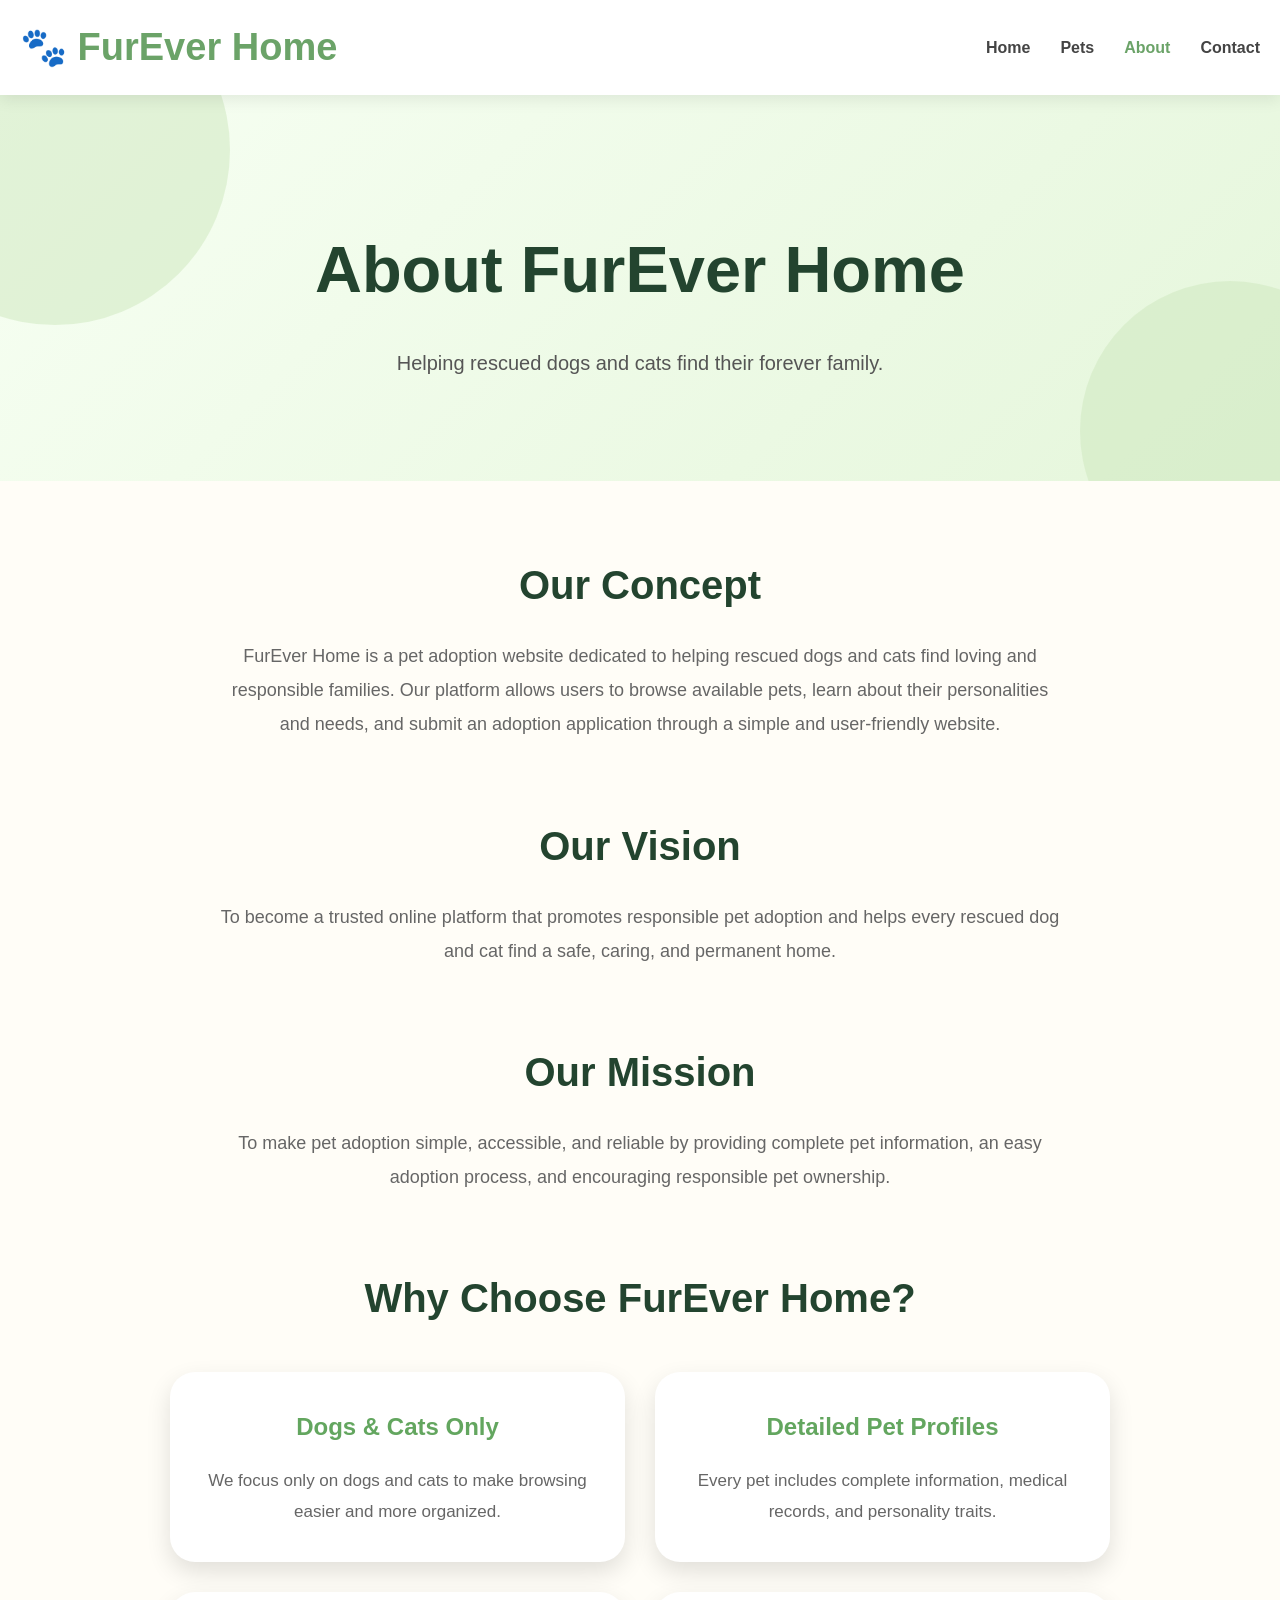
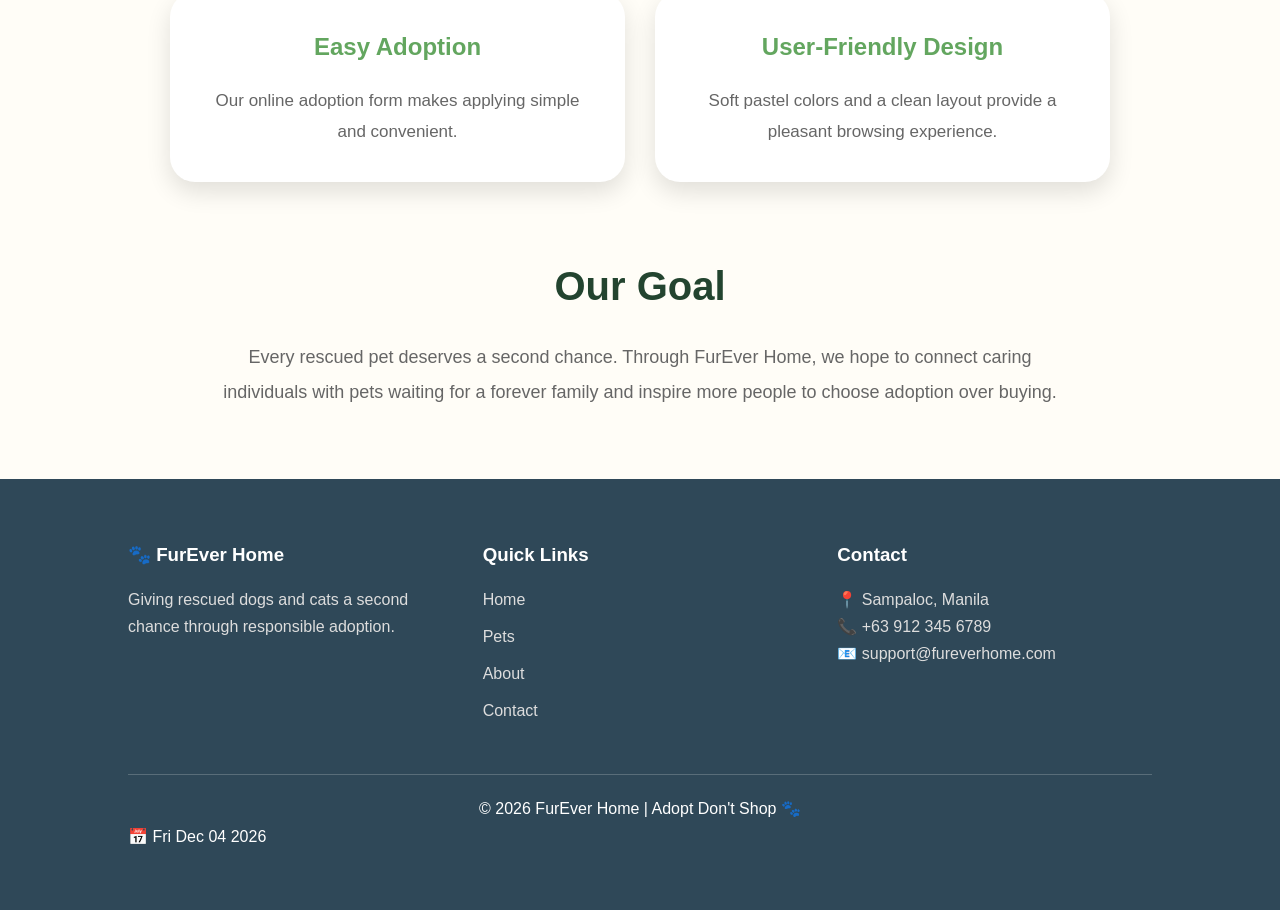
<file: about.html>
<!DOCTYPE html>
<html lang="en">

<head>
    <meta charset="UTF-8">
    <meta name="viewport" content="width=device-width, initial-scale=1.0">
    <title>About Us | FurEver Home</title>
    <meta name="description"
        content="Learn more about FurEver Home and our mission to help rescued dogs and cats find loving families.">
    <link rel="stylesheet" href="style.css">
    <script src="script.js" defer></script>
</head>

<body>

<header>

<nav>

<div class="logo">

🐾 FurEver Home

</div>

<ul>
<li><a href="index.html">Home</a></li>
<li><a href="pets.html">Pets</a></li>
<li><a href="about.html" class="active">About</a></li>
<li><a href="contact.html">Contact</a></li>
</ul>

</nav>

</header>

<main>

<section class="about-banner">

<h1>About FurEver Home</h1>

<p>

Helping rescued dogs and cats find their forever family.

</p>

</section>

<section class="about-content">

<h2>Our Concept</h2>

<p>

FurEver Home is a pet adoption website dedicated to helping rescued dogs and cats find loving and responsible families. Our platform allows users to browse available pets, learn about    their personalities and needs, and submit an adoption application through a simple and user-friendly website.

</p>

</section>

<section class="about-content">

<h2>Our Vision</h2>

<p>

To become a trusted online platform that promotes responsible pet adoption and helps every rescued dog and cat find a safe, caring, and permanent home.

</p>

</section>

<section class="about-content">

<h2>Our Mission</h2>

<p>

To make pet adoption simple, accessible, and reliable by providing complete pet information, an easy adoption process, and encouraging responsible pet ownership.

</p>

</section>

<section class="about-content">

<h2>Why Choose FurEver Home?</h2>

<div class="features">

<div class="feature-box">

<h3>Dogs & Cats Only</h3>

<p>

We focus only on dogs and cats to make browsing easier and more organized.

</p>

</div>

<div class="feature-box">

<h3> Detailed Pet Profiles</h3>

<p>

Every pet includes complete information, medical records, and personality traits.

</p>

</div>

<div class="feature-box">

<h3>Easy Adoption</h3>

<p>

Our online adoption form makes applying simple and convenient.

</p>

</div>

<div class="feature-box">

<h3>User-Friendly Design</h3>

<p>

Soft pastel colors and a clean layout provide a pleasant browsing experience.

</p>

</div>

</div>

</section>

<section class="about-content">

<h2>Our Goal</h2>

<p>

Every rescued pet deserves a second chance. Through FurEver Home, we hope to connect caring individuals with pets waiting for a forever family and inspire more people to choose adoption over buying.

</p>

</section>

</main>

  <!-- ================= FOOTER ================= -->

    <footer>

        <div class="footer-content">

            <div>

                <h3>🐾 FurEver Home</h3>

                <p>
                    Giving rescued dogs and cats a second chance
                    through responsible adoption.
                </p>

            </div>

            <div>

                <h3>Quick Links</h3>

                <ul>

                    <li><a href="index.html">Home</a></li>

                    <li><a href="pets.html">Pets</a></li>

                    <li><a href="about.html">About</a></li>

                    <li><a href="contact.html">Contact</a></li>

                </ul>

            </div>

            <div>

                <h3>Contact</h3>

                <p>📍 Sampaloc, Manila</p>

                <p>📞 +63 912 345 6789</p>

                <p>📧 support@fureverhome.com</p>

            </div>

        </div>

        <hr>

        <p class="copyright">

            © 2026 FurEver Home | Adopt Don't Shop 🐾

        </p>

    </footer>

</body>

</html>
</file>
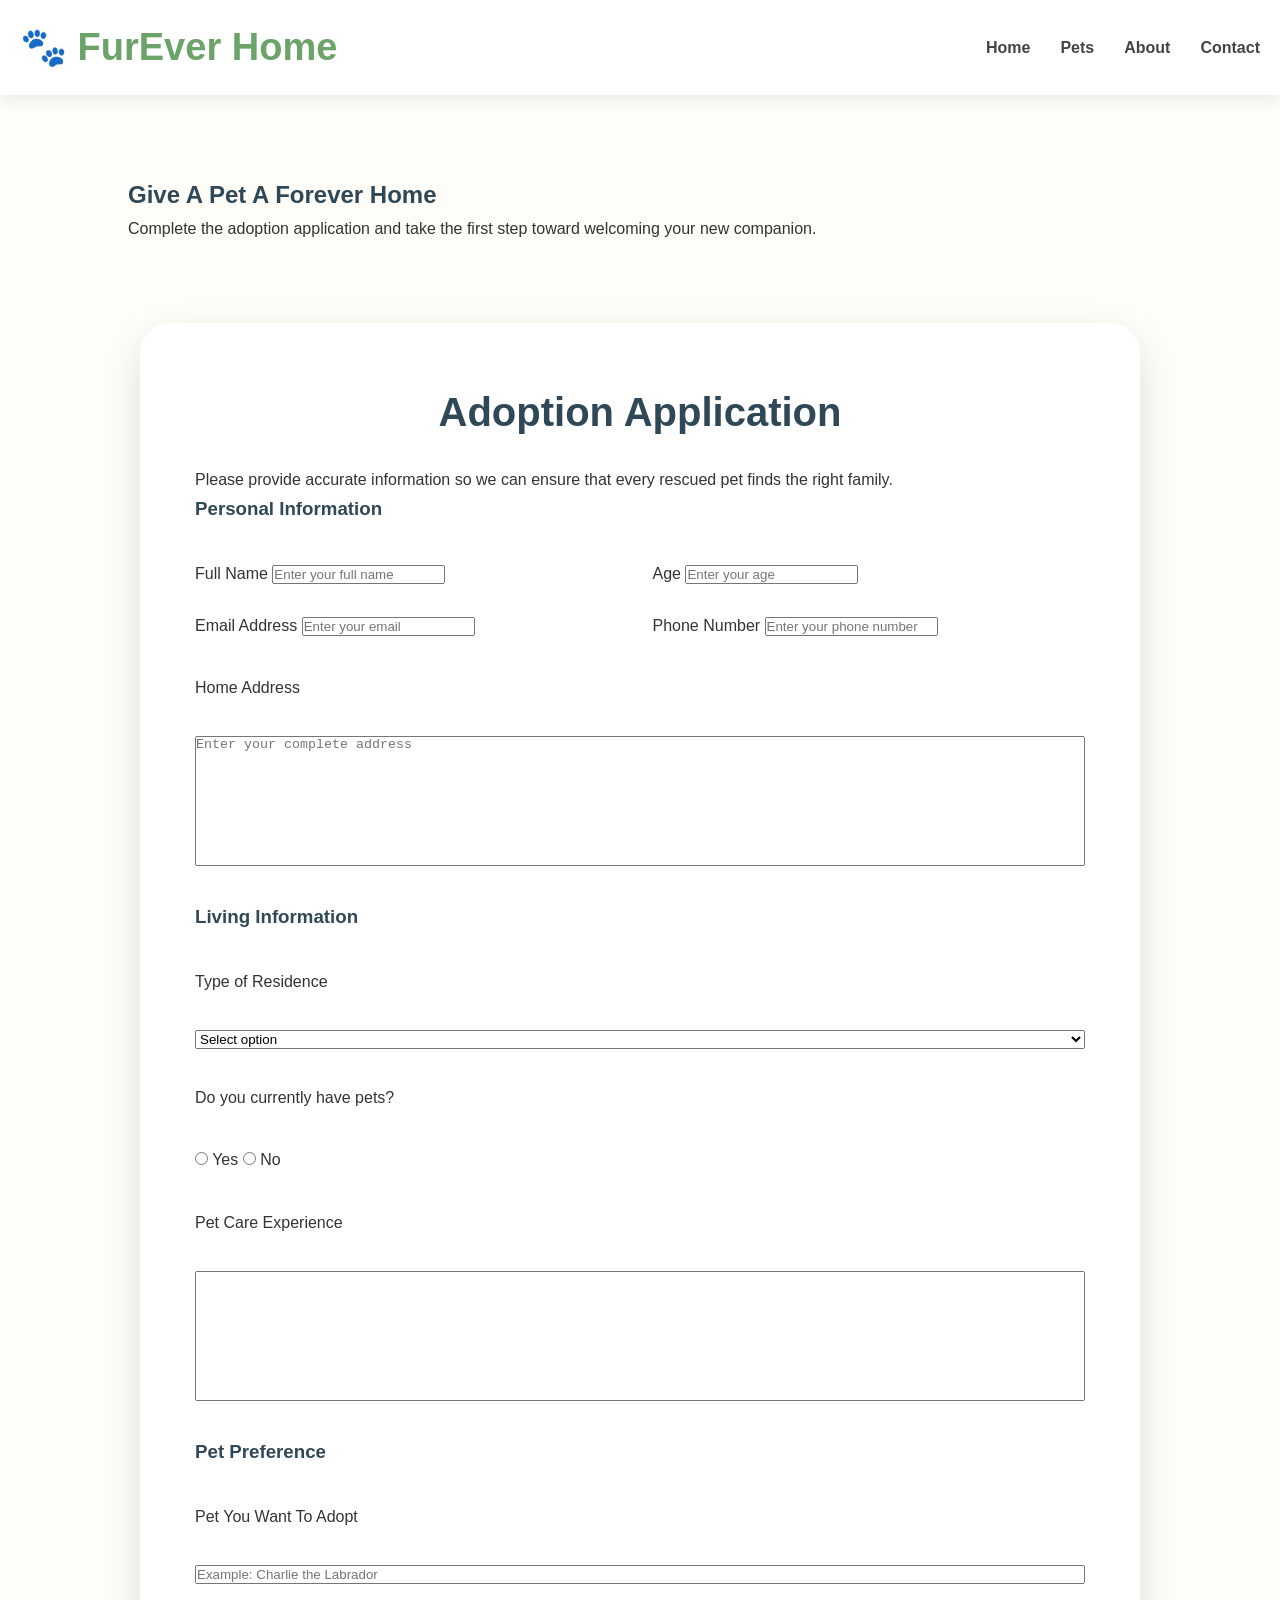
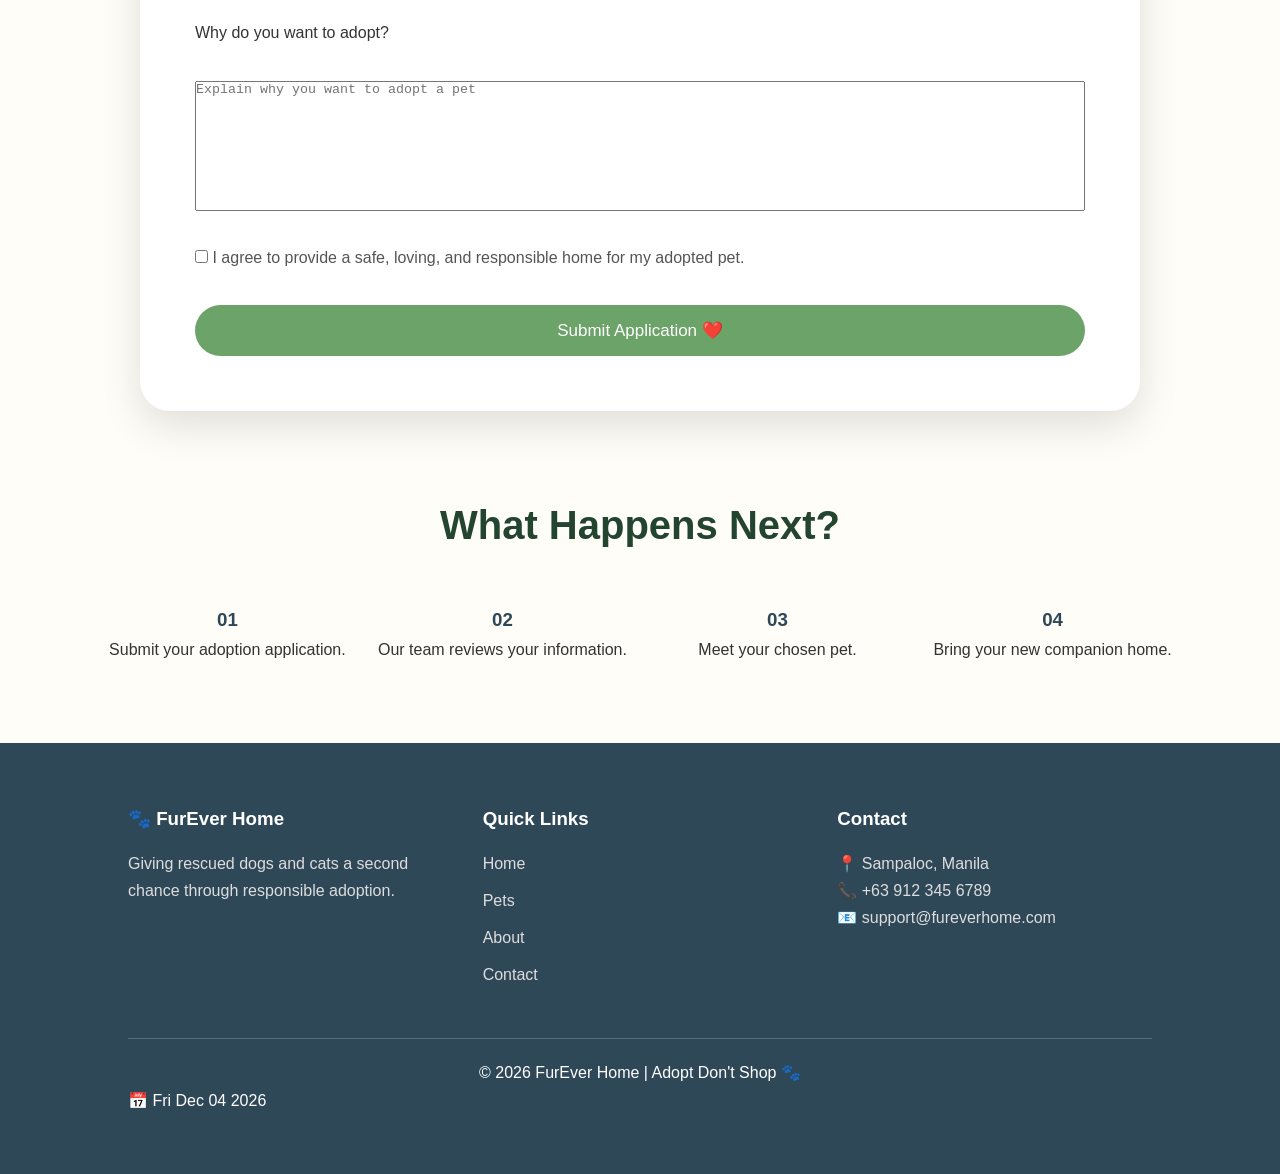
<file: adoption.html>
<!DOCTYPE html>
<html lang="en">

<head>

    <meta charset="UTF-8">
    <meta name="viewport" content="width=device-width, initial-scale=1.0">

    <title>Adoption Application | FurEver Home</title>

    <meta name="description" content="Apply to adopt a rescued pet from FurEver Home.">

    <link rel="stylesheet" href="style.css">

    <script src="script.js" defer></script>

</head>


<body>


<!-- =========================
     HEADER
========================= -->

<header>

    <nav>

        <div class="logo">
            🐾 FurEver Home
        </div>


        <ul>

            <li>
                <a href="index.html">
                    Home
                </a>
            </li>


            <li>
                <a href="pets.html">
                    Pets
                </a>
            </li>


            <li>
                <a href="about.html">
                    About
                </a>
            </li>


            <li>
                <a href="contact.html">
                    Contact
                </a>
            </li>

        </ul>


    </nav>

</header>





<!-- =========================
     ADOPTION HERO
========================= -->


<section class="adoption-banner">


    <h1>
        Give A Pet A Forever Home
    </h1>


    <p>
        Complete the adoption application and take the first step
        toward welcoming your new companion.
    </p>


</section>






<!-- =========================
     ADOPTION APPLICATION
========================= -->


<main>


<section class="adoption-container">



    <div class="adoption-intro">


        <h2>
            Adoption Application
        </h2>


        <p>
            Please provide accurate information so we can ensure
            that every rescued pet finds the right family.
        </p>


    </div>






    <form class="adoption-form">



        <!-- PERSONAL INFORMATION -->


        <h3>
            Personal Information
        </h3>



        <div class="form-grid">


            <div>

                <label>
                    Full Name
                </label>


                <input 
                type="text"
                placeholder="Enter your full name"
                required>

            </div>





            <div>

                <label>
                    Age
                </label>


                <input 
                type="number"
                placeholder="Enter your age"
                required>

            </div>






            <div>

                <label>
                    Email Address
                </label>


                <input 
                type="email"
                placeholder="Enter your email"
                required>

            </div>






            <div>

                <label>
                    Phone Number
                </label>


                <input 
                type="tel"
                placeholder="Enter your phone number"
                required>

            </div>


        </div>





        <label>
            Home Address
        </label>


        <textarea 
        placeholder="Enter your complete address"
        rows="3"
        required></textarea>






        <!-- LIVING INFORMATION -->


        <h3>
            Living Information
        </h3>




        <label>
            Type of Residence
        </label>


        <select>

            <option>
                Select option
            </option>

            <option>
                House
            </option>

            <option>
                Apartment
            </option>

            <option>
                Condominium
            </option>

        </select>







        <label>
            Do you currently have pets?
        </label>


        <div class="radio-group">


            <label>
                <input type="radio" name="pets">
                Yes
            </label>


            <label>
                <input type="radio" name="pets">
                No
            </label>


        </div>






        <label>
            Pet Care Experience
        </label>


        <textarea
        rows="4"
        placeholder="Tell us about your experience caring for pets">
        </textarea>







        <!-- PET INFORMATION -->


        <h3>
            Pet Preference
        </h3>




        <label>
            Pet You Want To Adopt
        </label>


        <input
        type="text"
        placeholder="Example: Charlie the Labrador">







        <label>
            Why do you want to adopt?
        </label>


        <textarea
        rows="5"
        placeholder="Explain why you want to adopt a pet"
        required></textarea>







        <!-- AGREEMENT -->


        <div class="agreement">


            <label>

                <input 
                type="checkbox"
                required>


                I agree to provide a safe, loving, and responsible
                home for my adopted pet.

            </label>


        </div>







        <button type="submit">

            Submit Application ❤️

        </button>





    </form>



</section>






<!-- =========================
     ADOPTION PROCESS
========================= -->


<section class="adoption-steps">


    <h2>
        What Happens Next?
    </h2>



    <div class="steps-grid">


        <div class="step-card">

            <h3>
                01
            </h3>

            <p>
                Submit your adoption application.
            </p>

        </div>



        <div class="step-card">

            <h3>
                02
            </h3>

            <p>
                Our team reviews your information.
            </p>

        </div>




        <div class="step-card">

            <h3>
                03
            </h3>

            <p>
                Meet your chosen pet.
            </p>

        </div>




        <div class="step-card">

            <h3>
                04
            </h3>

            <p>
                Bring your new companion home.
            </p>

        </div>


    </div>


</section>






</main>






  <!-- ================= FOOTER ================= -->

    <footer>

        <div class="footer-content">

            <div>

                <h3>🐾 FurEver Home</h3>

                <p>
                    Giving rescued dogs and cats a second chance
                    through responsible adoption.
                </p>

            </div>

            <div>

                <h3>Quick Links</h3>

                <ul>

                    <li><a href="index.html">Home</a></li>

                    <li><a href="pets.html">Pets</a></li>

                    <li><a href="about.html">About</a></li>

                    <li><a href="contact.html">Contact</a></li>

                </ul>

            </div>

            <div>

                <h3>Contact</h3>

                <p>📍 Sampaloc, Manila</p>

                <p>📞 +63 912 345 6789</p>

                <p>📧 support@fureverhome.com</p>

            </div>

        </div>

        <hr>

        <p class="copyright">

            © 2026 FurEver Home | Adopt Don't Shop 🐾

        </p>

    </footer>

</body>

</html>
</file>
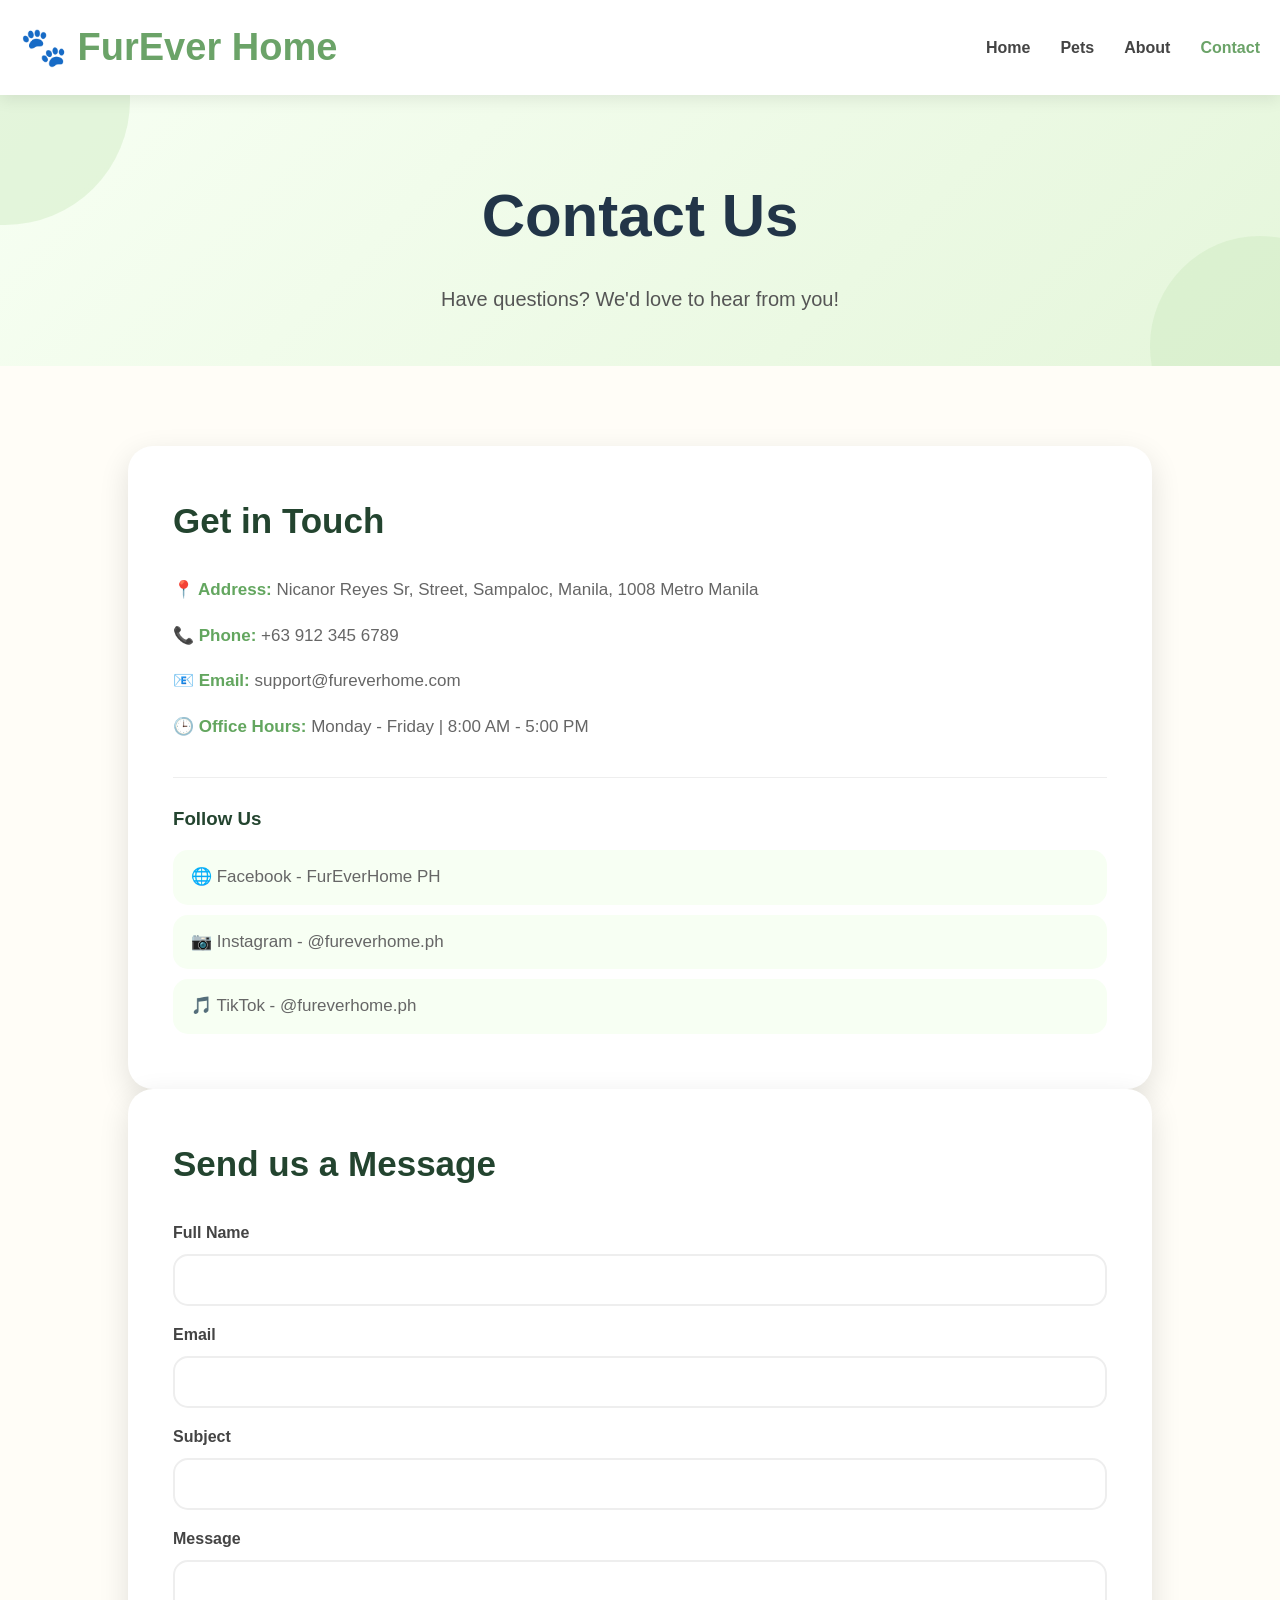
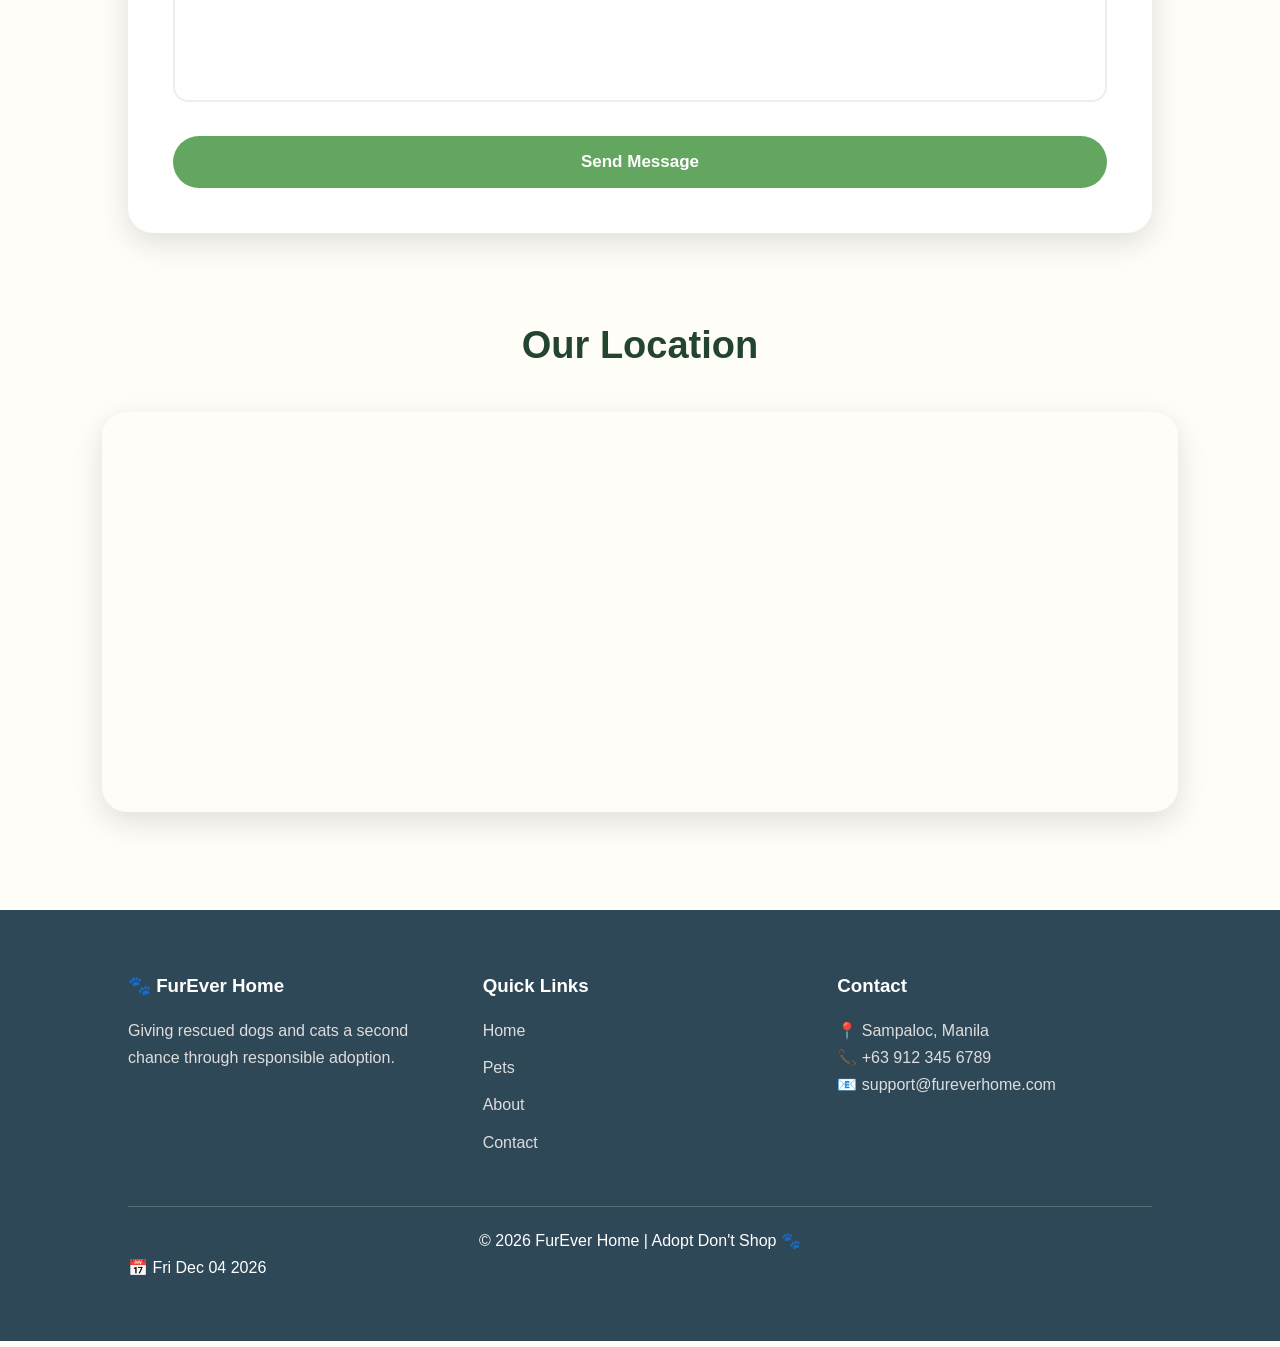
<file: contact.html>
<!DOCTYPE html>
<html lang="en">

<head>

    <meta charset="UTF-8">

    <meta name="viewport" content="width=device-width, initial-scale=1.0">

    <title>About Us | FurEver Home</title>

    <meta name="description"
        content="Contact FurEver Home for inquiries, support, or adoption concerns.">

    <link rel="stylesheet" href="style.css">

    <script src="script.js" defer></script>

</head>

<body>

<header>


<nav>

<div class="logo">

🐾 FurEver Home

</div>

<ul>

<li><a href="index.html">Home</a></li>

<li><a href="pets.html">Pets</a></li>

<li><a href="about.html">About</a></li>

<li><a href="contact.html" class="active">Contact</a></li>

</ul>

</nav>

</header>

<main>

<section class="contact-header">

<h1>Contact Us</h1>

<p>

Have questions? We'd love to hear from you!

</p>

</section>

<section class="contact-container">

<div class="contact-info">

<h2>Get in Touch</h2>

<p><strong>📍 Address:</strong> Nicanor Reyes Sr, Street, Sampaloc, Manila, 1008 Metro Manila </p>

<p><strong>📞 Phone:</strong> +63 912 345 6789</p>

<p><strong>📧 Email:</strong> support@fureverhome.com</p>

<p><strong>🕒 Office Hours:</strong> Monday - Friday | 8:00 AM - 5:00 PM</p>

<div class="socials">

<h3>Follow Us</h3>

<p>🌐 Facebook - FurEverHome PH </p>

<p>📷 Instagram - @fureverhome.ph</p>

<p>🎵 TikTok - @fureverhome.ph </p>

</div>

</div>

<div class="contact-form">

<h2>Send us a Message</h2>

<form id="contactForm">

<label>Full Name</label>

<input
type="text"
id="contactName"
required>

<label>Email</label>

<input
type="email"
id="contactEmail"
required>

<label>Subject</label>

<input
type="text"
id="subject"
required>

<label>Message</label>

<textarea
id="message"
rows="6"
required></textarea>

<button
type="submit">

Send Message

</button>

</form>

</div>

</section>

<section class="map">

<h2>Our Location</h2>

<iframe
src="https://www.google.com/maps?q=Manila&output=embed"
width="100%"
height="400"
style="border:0;"
allowfullscreen=""
loading="lazy">
</iframe>

</section>

</main>

  <!-- ================= FOOTER ================= -->

    <footer>

        <div class="footer-content">

            <div>

                <h3>🐾 FurEver Home</h3>

                <p>
                    Giving rescued dogs and cats a second chance
                    through responsible adoption.
                </p>

            </div>

            <div>

                <h3>Quick Links</h3>

                <ul>

                    <li><a href="index.html">Home</a></li>

                    <li><a href="pets.html">Pets</a></li>

                    <li><a href="about.html">About</a></li>

                    <li><a href="contact.html">Contact</a></li>

                </ul>

            </div>

            <div>

                <h3>Contact</h3>

                <p>📍 Sampaloc, Manila</p>

                <p>📞 +63 912 345 6789</p>

                <p>📧 support@fureverhome.com</p>

            </div>

        </div>

        <hr>

        <p class="copyright">

            © 2026 FurEver Home | Adopt Don't Shop 🐾

        </p>

    </footer>

</body>

</html>
</file>
<file: style.css>
/* ==========================================
   FUREVER HOME — GLOBAL STYLES
========================================== */

* {
    margin: 0;
    padding: 0;
    box-sizing: border-box;
    scroll-behavior: smooth;
}

:root {
    --primary: #6BA368;
    --secondary: #A3D9A5;
    --accent: #FFD166;
    --light: #FFFDF7;
    --dark: #2F4858;
    --gray: #666;
    --shadow: 0 10px 25px rgba(0,0,0,.12);
}

body {
    font-family: Arial, Helvetica, sans-serif;
    background: var(--light);
    color: #333;
    line-height: 1.7;
    overflow-x: hidden;
}

img {
    max-width: 100%;
    height: auto;
    display: block;
}

a {
    text-decoration: none;
    transition: .3s;
}

ul {
    list-style: none;
}

section {
    padding: 80px 10%;
}

h1, h2, h3 {
    color: var(--dark);
}

h2 {
    text-align: center;
    margin-bottom: 20px;
    font-size: 40px;
}

/* ==========================================
   HEADER & NAVIGATION
========================================== */

header {
    position: sticky;
    top: 0;
    z-index: 1000;
    background: white;
    box-shadow: 0 5px 15px rgba(0,0,0,.08);
}

nav {
    width: 100%;
    padding: 15px 20px;
    display: flex;
    justify-content: space-between;
    align-items: center;
    flex-wrap: wrap;
}

.logo {
    font-size: 38px;
    font-weight: bold;
    color: var(--primary);
}

nav ul {
    display: flex;
    gap: 30px;
}

nav ul li a {
    color: #444;
    font-weight: 600;
    transition: .3s;
}

nav ul li a:hover,
.active {
    color: var(--primary);
}

/* ==========================================
   BUTTONS
========================================== */

button {
    background: var(--primary);
    color: white;
    border: none;
    padding: 15px 35px;
    border-radius: 30px;
    cursor: pointer;
    font-size: 17px;
    transition: .3s;
}

button:hover {
    background: #4E8B55;
    transform: translateY(-3px);
    box-shadow: 0 10px 25px rgba(0,0,0,.15);
}

/* ==========================================
   CARDS
========================================== */

.cards {
    display: grid;
    grid-template-columns: repeat(auto-fit, minmax(260px, 1fr));
    gap: 30px;
    margin-top: 40px;
}

.card {
    background: white;
    border-radius: 20px;
    overflow: hidden;
    box-shadow: var(--shadow);
    transition: .3s;
}

.card:hover {
    transform: translateY(-8px);
}

.card img {
    height: 260px;
    object-fit: cover;
}

.card h3 {
    padding-top: 20px;
    text-align: center;
}

.card p {
    padding: 10px 20px 25px;
    text-align: center;
    color: var(--gray);
}

/* ==========================================
   FLOATING REGISTER BUTTON
========================================== */

.floating-register {
    position: fixed;
    bottom: 25px;
    right: 25px;
    z-index: 100;
}

.floating-register a {
    background: var(--accent);
    color: #222;
    padding: 14px 22px;
    border-radius: 30px;
    font-weight: bold;
    box-shadow: var(--shadow);
}

/* ==========================================
   MODALS
========================================== */

.modal {
    position: fixed;
    inset: 0;
    background: rgba(0,0,0,.6);
    display: none;
    justify-content: center;
    align-items: center;
    z-index: 2000;
}

.modal-content {
    background: white;
    width: 90%;
    max-width: 500px;
    border-radius: 20px;
    padding: 35px;
}

.modal-content h2 {
    text-align: left;
    margin-bottom: 15px;
}

.modal-content input {
    width: 100%;
    padding: 14px;
    margin: 10px 0;
    border: 1px solid #ddd;
    border-radius: 10px;
}

.modal-content ul {
    margin: 15px 0;
}

.modal-content li {
    margin-bottom: 10px;
}

.modal-content label {
    display: flex;
    align-items: center;
    justify-content: flex-start;
    gap: 10px;
    margin: 20px 0;
    text-align: left;
}

.modal-content input[type="checkbox"] {
    width: auto;
    margin: 0;
    padding: 0;
    border: none;
}

#continueBtn {
    display: block;
    margin: 20px auto 0;
}

/* ==========================================
   HOME PAGE (HERO & INTRO)
========================================== */

.hero {
    display: flex;
    justify-content: space-between;
    align-items: center;
    min-height: 90vh;
    padding: 80px 8%;
    background: linear-gradient(135deg, #F7FFF3, #E5F6DB);
    overflow: hidden;
    position: relative;
}

.hero::before {
    content: "";
    position: absolute;
    width: 900px;
    height: 700px;
    right: -150px;
    top: -150px;
    background: #CFE8BF;
    border-radius: 50%;
    opacity: .35;
}

.hero::after {
    content: "";
    position: absolute;
    width: 500px;
    height: 500px;
    left: -120px;
    bottom: -220px;
    background: #DDEFD2;
    border-radius: 50%;
}

.hero-content {
    width: 100%;
    display: flex;
    align-items: center;
    justify-content: space-between;
    gap: 50px;
    position: relative;
    z-index: 2;
}

.greeting {
    color: #6AA45F;
    font-size: 32px;
    font-weight: 700;
    margin-bottom: 15px;
}

.hero h1 {
    font-size: 78px;
    line-height: 1.1;
    color: #222;
    margin-bottom: 25px;
    font-weight: 800;
}

.hero h1 span {
    color: #6AA45F;
}

.hero-text {
    flex: 1;
    font-size: 25px;
    line-height: 1.8;
    color: #555;
    max-width: 600px;
    margin-bottom: 40px;
}

.hero-text h1 {
    font-size: 4rem;
    line-height: 1.1;
    color: #222;
    margin-bottom: 25px;
}

.hero-text span {
    color: #5E8B4A;
}

.hero-text p {
    font-size: 1.2rem;
    line-height: 1.8;
    color: #555;
    margin-bottom: 35px;
}

.hero-btn {
    display: inline-block;
    background: #6E9F58;
    color: white;
    padding: 16px 40px;
    border-radius: 40px;
    text-decoration: none;
    font-size: 1.1rem;
    font-weight: 600;
    transition: .3s;
}

.hero-btn:hover {
    background: #5b8749;
    transform: translateY(-3px);
}

.hero-image {
    width: 45%;
    position: relative;
    z-index: 2;
    text-align: right;
}

.hero-image img {
    width: 100%;
    max-width: 550px;
    height: auto;
}

/* INTRODUCTION */

.intro {
    display: grid;
    grid-template-columns: 1fr 1fr;
    gap: 70px;
    align-items: center;
}

.intro-image img {
    width: 550px;
    height: 600px;
    object-fit: cover;
    border-radius: 20px;
    box-shadow: var(--shadow);
}

.intro-text h2 {
    text-align: center;
    margin: 20px auto;
    max-width: 700px;
    color: #666;
    font-size: 35px;
    line-height: 1.7;
}

.intro-text p {
    margin-bottom: 20px;
    color: #555;
    font-size: 18px;
}

.intro-text button {
    margin-top: 15px;
}

.section-description {
    text-align: center;
    margin: 20px auto;
    max-width: 700px;
    color: #666;
    font-size: 18px;
    line-height: 1.7;
}

/* VIDEO */

.video-section {
    text-align: center;
    padding: 60px 0;
}

.video-section p {
    max-width: 700px;
    margin: 20px auto 40px;
    color: #666;
}

.video-section video {
    display: block;
    width: 800px;
    height: 450px;
    margin: 0 auto;
    object-fit: cover;
    border-radius: 20px;
    box-shadow: var(--shadow);
}

/* WHY CHOOSE US */

.why {
    background: #F5FDF6;
}

.why .cards article {
    background: white;
    padding: 35px;
    border-radius: 18px;
    box-shadow: var(--shadow);
    text-align: center;
    transition: .3s;
}

.why .cards article:hover {
    transform: translateY(-8px);
}

.why h3 {
    color: var(--primary);
    margin-bottom: 15px;
}

/* STATISTICS */

.stats {
    display: grid;
    grid-template-columns: repeat(4, 1fr);
    gap: 30px;
    text-align: center;
}

.stats div {
    background: white;
    padding: 35px;
    border-radius: 20px;
    box-shadow: var(--shadow);
}

.stats h2 {
    color: var(--primary);
    font-size: 50px;
    margin-bottom: 10px;
}

.stats p {
    color: #666;
}

/* TESTIMONIALS */

.testimonials {
    background: #FFFDF6;
}

.testimonials .cards article {
    background: white;
    padding: 35px;
    border-radius: 20px;
    box-shadow: var(--shadow);
}

.testimonials p {
    font-style: italic;
    margin-bottom: 20px;
    color: #555;
}

.testimonials strong {
    color: var(--primary);
}

/* CALL TO ACTION */

.cta {
    text-align: center;
    background: linear-gradient(135deg, #6BA368, #4E8B55);
    color: white;
}

.cta h2 {
    color: white;
    margin-bottom: 20px;
}

.cta p {
    max-width: 650px;
    margin: auto;
    margin-bottom: 35px;
    font-size: 18px;
}

.cta button {
    background: white;
    color: var(--primary);
    font-weight: bold;
}

.cta button:hover {
    background: #f3f3f3;
}

/* ==========================================
   PETS PAGE
========================================== */

.pets-hero {
    background: linear-gradient(135deg, #F7FFF3, #E5F6DB);
    padding: 120px 8% 90px;
    text-align: center;
    position: relative;
    overflow: hidden;
}

.pets-hero::before {
    content: "";
    position: absolute;
    width: 350px;
    height: 350px;
    background: #CDE8BE;
    border-radius: 50%;
    left: -120px;
    top: -120px;
    opacity: .45;
}

.pets-hero::after {
    content: "";
    position: absolute;
    width: 300px;
    height: 300px;
    background: #CDE8BE;
    border-radius: 50%;
    right: -100px;
    bottom: -100px;
    opacity: .45;
}

.pets-overlay {
    position: relative;
    z-index: 2;
}

.pets-heading h1 {
    font-size: 70px;
    font-weight: 800;
    line-height: 1.1;
    color: #23442F;
    margin-bottom: 25px;
}

.pets-heading span {
    color: #63A65F;
}

.pets-heading p {
    font-size: 23px;
    color: #555;
    max-width: 750px;
    margin: 0 auto 45px;
    line-height: 1.8;
}

.pets-header {
    background: linear-gradient(rgba(0,0,0,.45), rgba(0,0,0,.45)), url("images/pets-banner.jpg");
    background-size: cover;
    background-position: center;
    color: white;
    text-align: center;
    padding: 100px 10%;
}

.pets-header h1 {
    font-size: 55px;
    color: white;
    margin-bottom: 15px;
}

.pets-header p {
    font-size: 20px;
    max-width: 700px;
    margin: auto;
}

/* SEARCH */

.search {
    display: flex;
    justify-content: center;
    margin: 50px auto 30px;
}

.search input {
    width: 100%;
    max-width: 600px;
    padding: 15px 20px;
    border: 2px solid #ddd;
    border-radius: 50px;
    font-size: 17px;
    outline: none;
    transition: .3s;
}

.search input:focus {
    border-color: var(--primary);
    box-shadow: 0 0 10px rgba(107,163,104,.2);
}

.search-container {
    width: 100%;
    max-width: 650px;
    height: 60px;
    margin: 40px auto 0;
    background: white;
    border-radius: 50px;
    display: flex;
    align-items: center;
    padding: 0 25px;
    overflow: hidden;
    box-shadow: 0 10px 30px rgba(0,0,0,.1);
}

.search-container input {
    flex: 1;
    height: 100%;
    border: none;
    outline: none;
    background: transparent;
    font-size: 16px;
    padding: 0;
}

.search-icon {
    font-size: 24px;
    position: absolute;
    left: 28px;
    top: 50%;
    transform: translateY(-50%);
    margin-right: 15px;
    flex-shrink: 0;
}

/* FILTER BUTTONS */

.filter-buttons {
    display: flex;
    justify-content: center;
    align-items: center;
    gap: 15px;
    margin-top: 30px;
    flex-wrap: wrap;
}

.filter-btn {
    background: white;
    color: #333;
    border: none;
    padding: 12px 28px;
    border-radius: 30px;
    font-size: 16px;
    font-weight: bold;
    cursor: pointer;
    box-shadow: 0 8px 20px rgba(0,0,0,.08);
    transition: .3s;
}

.filter-btn:hover,
.filter-btn.active {
    background: #63A65F;
    color: white;
}

/* PET GRID */

.pets-grid {
    display: grid;
    grid-template-columns: repeat(4, 1fr);
    gap: 25px;
    align-items: start;
}

/* PET CARD & DETAILS */

.pet-card {
    background: white;
    border-radius: 20px;
    overflow: hidden;
    box-shadow: 0 10px 25px rgba(0,0,0,.12);
    transition: .3s;
    max-width: 320px;
    margin: auto;
}

.pet-card:hover {
    transform: translateY(-8px);
}

.pet-card .pet-image {
    width: 100%;
    height: 220px;
    overflow: hidden;
}

.pet-card .pet-image img {
    width: 100%;
    height: 220px;
    object-fit: cover;
    object-position: center;
}

/* BADGE */

.badge {
    position: absolute;
    top: 15px;
    left: 15px;
    background: var(--accent);
    color: #222;
    padding: 8px 16px;
    border-radius: 30px;
    font-size: 14px;
    font-weight: bold;
}

.badge.new {
    background: #6BA368;
    color: white;
}

.badge.adopted {
    background: #D9534F;
    color: white;
}

/* CONTENT & INFO */

.pet-content {
    padding: 20px;
}

.pet-content h3 {
    font-size: 23px;
    color: #23442F;
    margin-bottom: 5px;
}

.breed {
    color: #63A65F;
    font-weight: 600;
    margin-bottom: 15px;
}

.pet-info {
    display: flex;
    flex-wrap: wrap;
    gap: 8px;
    margin-bottom: 15px;
    padding: 25px;
}

.pet-info h3 {
    color: var(--primary);
    margin-bottom: 10px;
    font-size: 24px;
}

.pet-info p {
    color: #666;
    margin-bottom: 8px;
}

.pet-info span {
    font-weight: bold;
    background: #F1F8EE;
    padding: 6px 10px;
    border-radius: 20px;
    font-size: 12px;
    color: #555;
}

.pet-info a {
    display: inline-block;
    margin-top: 20px;
}

.pet-info button {
    width: 100%;
}

.details-btn {
    display: block;
    text-align: center;
    background: #63A65F;
    color: white;
    padding: 12px;
    border-radius: 30px;
    font-weight: bold;
    transition: .3s;
}

.details-btn:hover {
    background: #4E8B55;
    color: white;
}

.category-title {
    margin-top: 60px;
    margin-bottom: 25px;
    color: var(--primary);
    font-size: 34px;
}

.no-results {
    text-align: center;
    color: #888;
    font-size: 20px;
    margin-top: 50px;
}

.pet-facts {
    display: grid;
    grid-template-columns: repeat(auto-fit, minmax(220px, 1fr));
    gap: 20px;
    margin-top: 70px;
}

.pet-facts article {
    background: white;
    padding: 25px;
    border-radius: 18px;
    text-align: center;
    box-shadow: var(--shadow);
}

.pet-facts h3 {
    color: var(--primary);
    margin-bottom: 10px;
}

.reminder {
    margin-top: 80px;
    background: #FFF8E8;
    border-left: 8px solid var(--accent);
    padding: 30px;
    border-radius: 15px;
}

.reminder h2 {
    text-align: left;
    color: var(--primary);
    margin-bottom: 15px;
}

.reminder p {
    color: #555;
}

/* ==========================================
   PET DETAILS PAGE & PROFILE
========================================== */

.pet-profile {
    display: grid;
    grid-template-columns: 1fr 1fr;
    gap: 60px;
    align-items: start;
    padding: 90px 8%;
    background: #F7FFF3;
}

.pet-profile-image {
    background: white;
    border-radius: 25px;
    overflow: hidden;
    box-shadow: 0 10px 30px rgba(0,0,0,.12);
    height: 600px;
}

.pet-profile-image img {
    width: 100%;
    height: 100%;
    object-fit: cover;
}

.pet-profile-info {
    background: white;
    padding: 45px;
    border-radius: 25px;
    box-shadow: 0 10px 30px rgba(0,0,0,.12);
}

.pet-profile-info h1 {
    font-size: 48px;
    color: #23442F;
    margin-bottom: 10px;
}

.pet-breed {
    color: #63A65F;
    font-size: 22px;
    font-weight: bold;
    margin-bottom: 25px;
}

/* TAGS */

.pet-tags {
    display: flex;
    flex-wrap: wrap;
    gap: 12px;
    margin-bottom: 30px;
}

.pet-tags span {
    background: #F1F8EE;
    color: #555;
    padding: 10px 18px;
    border-radius: 30px;
    font-size: 15px;
    font-weight: bold;
}

/* PROFILE SECTIONS */

.pet-section {
    margin-top: 25px;
}

.pet-section h3 {
    color: #63A65F;
    font-size: 22px;
    margin-bottom: 10px;
}

.pet-section p {
    color: #666;
    line-height: 1.7;
}

.pet-section ul {
    padding-left: 20px;
    color: #666;
}

.pet-section li {
    margin-bottom: 8px;
}

.adopt-button {
    display: block;
    text-align: center;
    margin-top: 35px;
    background: #63A65F;
    color: white;
    padding: 16px;
    border-radius: 40px;
    font-size: 18px;
    font-weight: bold;
    transition: .3s;
}

.adopt-button:hover {
    background: #4E8B55;
    transform: translateY(-3px);
}

/* SIMILAR PETS */

.similar-pets {
    padding: 80px 8%;
}

.section-title {
    text-align: center;
    margin-bottom: 45px;
}

.section-title h2 {
    color: #23442F;
}

.section-title p {
    color: #666;
}

.similar-grid {
    display: grid;
    grid-template-columns: repeat(3, 1fr);
    gap: 30px;
}

.similar-card {
    background: white;
    border-radius: 20px;
    overflow: hidden;
    box-shadow: 0 10px 25px rgba(0,0,0,.1);
    transition: .3s;
}

.similar-card:hover {
    transform: translateY(-8px);
}

.similar-card img {
    width: 100%;
    height: 250px;
    object-fit: cover;
}

.similar-content {
    padding: 25px;
    text-align: center;
}

.similar-content h3 {
    color: #23442F;
    margin-bottom: 8px;
}

.similar-content p {
    color: #666;
    margin-bottom: 20px;
}

.similar-content a {
    display: inline-block;
    background: #63A65F;
    color: white;
    padding: 10px 25px;
    border-radius: 30px;
    font-weight: bold;
}

.similar-content a:hover {
    background: #4E8B55;
}

/* ==========================================
   ADOPTION BENEFITS & PROCESS
========================================== */

.adoption-benefits {
    padding: 80px 8%;
    background: #F7FFF3;
}

.benefits-heading {
    text-align: center;
    max-width: 700px;
    margin: auto;
}

.benefits-heading h2 {
    color: #23442F;
}

.benefits-heading p {
    color: #666;
    font-size: 17px;
}

.benefits-grid {
    display: grid;
    grid-template-columns: repeat(3, 1fr);
    gap: 30px;
    margin-top: 45px;
}

.benefit-card {
    background: white;
    padding: 35px 25px;
    text-align: center;
    border-radius: 20px;
    box-shadow: 0 10px 25px rgba(0,0,0,.08);
}

.benefit-icon {
    font-size: 45px;
    margin-bottom: 15px;
}

.benefit-card h3 {
    color: #63A65F;
    margin-bottom: 15px;
}

.benefit-card p {
    color: #666;
}

.adoption-process {
    padding: 80px 8%;
    background: #F7FFF3;
}

.adoption-process .section-title {
    margin-bottom: 50px;
}

.process-grid {
    display: grid;
    grid-template-columns: repeat(4, 1fr);
    gap: 25px;
}

.process-card {
    background: white;
    padding: 35px 25px;
    border-radius: 20px;
    text-align: center;
    box-shadow: 0 10px 25px rgba(0,0,0,.08);
    transition: .3s;
}

.process-card:hover {
    transform: translateY(-8px);
}

.process-card h3 {
    width: 60px;
    height: 60px;
    display: flex;
    align-items: center;
    justify-content: center;
    margin: 0 auto 20px;
    background: #63A65F;
    color: white;
    border-radius: 50%;
    font-size: 22px;
}

.process-card h4 {
    color: #23442F;
    font-size: 20px;
    margin-bottom: 12px;
}

.process-card p {
    color: #666;
    font-size: 15px;
}

.adoption-steps {
    padding: 80px 8%;
    text-align: center;
}

.adoption-steps h2 {
    color: #23442F;
}

.steps-grid {
    display: grid;
    grid-template-columns: repeat(4, 1fr);
    gap: 25px;
    margin-top: 45px;
}

.step {
    padding: 25px;
}

.step-number {
    width: 50px;
    height: 50px;
    background: #63A65F;
    color: white;
    border-radius: 50%;
    display: flex;
    align-items: center;
    justify-content: center;
    margin: auto;
    font-size: 20px;
    font-weight: bold;
}

.step h3 {
    margin-top: 20px;
    color: #23442F;
}

.step p {
    color: #666;
    margin-top: 10px;
}

/* PET CALL TO ACTION */

.pet-cta {
    background: linear-gradient(135deg, #63A65F, #4E8B55);
    padding: 80px 8%;
    text-align: center;
    color: white;
}

.pet-cta h2 {
    color: white;
    font-size: 40px;
    margin-bottom: 15px;
}

.pet-cta p {
    font-size: 18px;
    margin-bottom: 35px;
}

.pet-cta a {
    display: inline-block;
    background: white;
    color: #63A65F;
    padding: 15px 40px;
    border-radius: 40px;
    font-weight: bold;
    transition: .3s;
}

.pet-cta a:hover {
    transform: translateY(-4px);
}

.pets-cta {
    background: linear-gradient(135deg, #63A65F, #4E8B55);
    padding: 70px 8%;
    text-align: center;
    color: white;
}

.pets-cta h2 {
    color: white;
    font-size: 38px;
}

.pets-cta p {
    margin: 20px 0;
    font-size: 18px;
}

.cta-btn {
    display: inline-block;
    background: white;
    color: #63A65F;
    padding: 15px 35px;
    border-radius: 30px;
    font-weight: bold;
    transition: .3s;
}

.cta-btn:hover {
    transform: translateY(-3px);
}

/* ==========================================
   ABOUT PAGE
========================================== */

.about-banner {
    background: linear-gradient(135deg, #F7FFF3, #E5F6DB);
    padding: 120px 8% 100px;
    text-align: center;
    position: relative;
    overflow: hidden;
}

.about-banner::before {
    content: "";
    position: absolute;
    width: 350px;
    height: 350px;
    background: #CDE8BE;
    border-radius: 50%;
    left: -120px;
    top: -120px;
    opacity: .5;
}

.about-banner::after {
    content: "";
    position: absolute;
    width: 300px;
    height: 300px;
    background: #CDE8BE;
    border-radius: 50%;
    right: -100px;
    bottom: -100px;
    opacity: .5;
}

.about-banner h1 {
    position: relative;
    z-index: 2;
    font-size: 65px;
    font-weight: 800;
    color: #23442F;
    margin-bottom: 20px;
}

.about-banner p {
    position: relative;
    z-index: 2;
    max-width: 750px;
    margin: auto;
    font-size: 20px;
    color: #555;
    line-height: 1.8;
}

.about-content {
    max-width: 1000px;
    margin: 70px auto;
    padding: 0 30px;
    text-align: center;
}

.about-content h2 {
    font-size: 40px;
    color: #23442F;
    margin-bottom: 20px;
    font-weight: 700;
}

.about-content p {
    max-width: 850px;
    margin: 0 auto;
    color: #666;
    font-size: 18px;
    line-height: 1.9;
}

/* FEATURES */

.features {
    display: grid;
    grid-template-columns: repeat(2, 1fr);
    gap: 30px;
    margin-top: 40px;
}

.feature-box {
    background: #fff;
    padding: 35px;
    border-radius: 25px;
    text-align: center;
    box-shadow: 0 10px 25px rgba(0,0,0,.12);
    transition: .3s;
}

.feature-box:hover {
    transform: translateY(-8px);
}

.feature-box h3 {
    color: #63A65F;
    font-size: 24px;
    margin-bottom: 18px;
}

.feature-box p {
    color: #666;
    font-size: 17px;
    line-height: 1.8;
    margin: 0 auto;
}

/* ==========================================
   CONTACT PAGE
========================================== */

.contact-header {
    background: linear-gradient(135deg, #F7FFF3, #E5F6DB);
    padding: 70px 8% 50px;
    text-align: center;
    position: relative;
    overflow: hidden;
}

.contact-header::before {
    content: "";
    position: absolute;
    width: 250px;
    height: 250px;
    background: #CDE8BE;
    border-radius: 50%;
    top: -120px;
    left: -120px;
    opacity: .45;
}

.contact-header::after {
    content: "";
    position: absolute;
    width: 220px;
    height: 220px;
    background: #CDE8BE;
    border-radius: 50%;
    right: -90px;
    bottom: -90px;
    opacity: .45;
}

.contact-header h1 {
    position: relative;
    z-index: 2;
    font-size: 60px;
    font-weight: 800;
    color: #223548;
    text-align: center;
    margin-bottom: 15px;
}

.contact-header p {
    position: relative;
    z-index: 2;
    max-width: 700px;
    margin: 0 auto;
    color: #555;
    font-size: 20px;
    text-align: center;
    line-height: 1.7;
}

/* CONTACT INFO BOX */

.contact-info {
    background: white;
    padding: 45px;
    border-radius: 25px;
    box-shadow: 0 10px 30px rgba(0,0,0,.12);
}

.contact-info h2 {
    text-align: left;
    color: #23442F;
    font-size: 35px;
    margin-bottom: 25px;
}

.contact-info p {
    color: #666;
    font-size: 17px;
    line-height: 1.8;
    margin-bottom: 15px;
}

.contact-info strong {
    color: #63A65F;
}

/* SOCIAL MEDIA */

.socials {
    margin-top: 35px;
    padding-top: 25px;
    border-top: 1px solid #eee;
}

.socials h3 {
    color: #23442F;
    margin-bottom: 15px;
}

.socials p {
    background: #F7FFF3;
    padding: 12px 18px;
    border-radius: 15px;
    margin-bottom: 10px;
}

/* CONTACT FORM */

.contact-form {
    background: white;
    padding: 45px;
    border-radius: 25px;
    box-shadow: 0 10px 30px rgba(0,0,0,.12);
}

.contact-form h2 {
    text-align: left;
    color: #23442F;
    font-size: 35px;
    margin-bottom: 25px;
}

.contact-form label {
    display: block;
    font-weight: bold;
    color: #444;
    margin-top: 15px;
    margin-bottom: 8px;
}

.contact-form input,
.contact-form textarea {
    width: 100%;
    padding: 15px;
    border: 2px solid #eee;
    border-radius: 15px;
    font-size: 16px;
    outline: none;
    transition: .3s;
}

.contact-form input:focus,
.contact-form textarea:focus {
    border-color: #63A65F;
    box-shadow: 0 0 10px rgba(99,166,95,.2);
}

.contact-form textarea {
    resize: none;
}

.contact-form button {
    width: 100%;
    margin-top: 25px;
    background: #63A65F;
    color: white;
    padding: 16px;
    border: none;
    border-radius: 40px;
    font-size: 17px;
    font-weight: bold;
    cursor: pointer;
    transition: .3s;
}

.contact-form button:hover {
    background: #4E8B55;
    transform: translateY(-3px);
}

/* MAP SECTION */

.map {
    padding: 0 8% 90px;
}

.map h2 {
    color: #23442F;
    text-align: center;
    font-size: 38px;
    margin-bottom: 35px;
}

.map iframe {
    width: 100%;
    height: 400px;
    border: none;
    border-radius: 25px;
    box-shadow: 0 10px 30px rgba(0,0,0,.12);
}

/* ==========================================
   PROFESSIONAL ADOPTION FORM
========================================== */

.adoption-page {
    background: linear-gradient(135deg, #F7FFF3, #EAF7E3);
    padding: 90px 8%;
}

.adoption-container {
    max-width: 1000px;
    margin: auto;
    background: white;
    padding: 55px;
    border-radius: 30px;
    box-shadow: 0 15px 40px rgba(0,0,0,.12);
}

.adoption-header {
    text-align: center;
    margin-bottom: 45px;
}

.adoption-header h1 {
    font-size: 48px;
    color: #23442F;
    margin-bottom: 15px;
}

.adoption-header h1::before {
    content: "🐾 ";
}

.adoption-header p {
    color: #666;
    max-width: 700px;
    margin: auto;
    font-size: 18px;
}

.adoption-form {
    display: flex;
    flex-direction: column;
    gap: 35px;
}

.form-section {
    border-top: 1px solid #eee;
    padding-top: 30px;
}

.form-section h2 {
    text-align: left;
    color: #63A65F;
    font-size: 27px;
    margin-bottom: 25px;
}

.form-grid {
    display: grid;
    grid-template-columns: repeat(2, 1fr);
    gap: 25px;
}

.form-group {
    display: flex;
    flex-direction: column;
}

.form-group label {
    font-size: 15px;
    font-weight: 700;
    color: #23442F;
    margin-bottom: 8px;
}

.form-group input,
.form-group select,
.form-group textarea {
    padding: 15px 18px;
    border: 1px solid #ddd;
    border-radius: 15px;
    font-size: 16px;
    background: #FAFAFA;
    outline: none;
    transition: .3s;
}

.form-group input:hover,
.form-group select:hover,
.form-group textarea:hover {
    border-color: #A3D9A5;
}

.form-group input:focus,
.form-group select:focus,
.form-group textarea:focus {
    background: white;
    border-color: #63A65F;
    box-shadow: 0 0 0 4px rgba(99,166,95,.15);
}

textarea {
    min-height: 130px;
    resize: none;
}

.radio-box {
    display: flex;
    gap: 30px;
    margin-top: 10px;
}

.radio-box label {
    font-weight: 500;
    color: #555;
}

.agreement {
    display: flex;
    gap: 12px;
    align-items: flex-start;
    color: #555;
    line-height: 1.5;
}

.submit-btn {
    width: 100%;
    padding: 18px;
    background: #63A65F;
    color: white;
    border: none;
    border-radius: 50px;
    font-size: 18px;
    font-weight: bold;
    cursor: pointer;
    transition: .3s;
}

.submit-btn:hover {
    background: #4E8B55;
    transform: translateY(-4px);
    box-shadow: 0 10px 25px rgba(99,166,95,.3);
}

/* ==========================================
   GLOBAL UTILITIES, EFFECTS & ANIMATIONS
========================================== */

html {
    scroll-behavior: smooth;
}

::selection {
    background: #6BA368;
    color: white;
}

/* SCROLLBAR */

::-webkit-scrollbar {
    width: 10px;
}

::-webkit-scrollbar-track {
    background: #f3f3f3;
}

::-webkit-scrollbar-thumb {
    background: #6BA368;
    border-radius: 20px;
}

::-webkit-scrollbar-thumb:hover {
    background: #4E8B55;
}

/* HOVER EFFECTS */

.card img,
.pet-image img,
.intro img,
.about-image img {
    transition: .4s;
}

.card:hover img,
.pet-image:hover img,
.intro-image:hover img,
.about-image:hover img {
    transform: scale(1.05);
}

.card,
.pet-card,
.mv-card,
.team-card,
.contact-info,
.contact-form,
.faq-item,
.quick-facts article,
.process-grid article,
.stats div {
    transition: .35s;
}

.card:hover,
.pet-card:hover,
.mv-card:hover,
.team-card:hover,
.contact-info:hover,
.contact-form:hover,
.quick-facts article:hover,
.process-grid article:hover,
.stats div:hover {
    transform: translateY(-8px);
}

/* FORMS */

input,
textarea {
    transition: .3s;
}

input:focus,
textarea:focus {
    box-shadow: 0 0 8px rgba(107,163,104,.2);
}

/* ENTRANCE ANIMATIONS */

.hero,
.intro,
.featured,
.video-section,
.why,
.stats,
.testimonials,
.cta,
.about-content,
.team,
.faq,
.contact-container,
.pet-details,
.similar-pets,
.adoption-process {
    animation: fadeUp .8s ease;
}

@keyframes fadeUp {
    from {
        opacity: 0;
        transform: translateY(35px);
    }
    to {
        opacity: 1;
        transform: translateY(0);
    }
}

/* ==========================================
   MEDIA QUERIES (RESPONSIVE)
========================================== */

@media(max-width:1200px) {
    .hero-overlay h1 {
        font-size: 55px;
    }
    .stats {
        grid-template-columns: repeat(2, 1fr);
    }
    .quick-facts {
        grid-template-columns: repeat(2, 1fr);
    }
    .process-grid {
        grid-template-columns: repeat(2, 1fr);
    }
}

@media(max-width:1100px) {
    .pet-profile {
        grid-template-columns: 1fr;
    }
    .pet-profile-image {
        height: 500px;
    }
    .similar-grid {
        grid-template-columns: repeat(2, 1fr);
    }
    .process-grid {
        grid-template-columns: repeat(2, 1fr);
    }
    .pets-grid {
        grid-template-columns: repeat(3, 1fr);
    }
    .steps-grid {
        grid-template-columns: repeat(2, 1fr);
    }
}

@media(max-width:992px) {
    .hero {
        flex-direction: column;
        text-align: center;
        padding-top: 120px;
        height: 75vh;
    }
    .hero-content {
        width: 100%;
    }
    .hero-image {
        width: 85%;
        margin-top: 40px;
    }
    .hero h1 {
        font-size: 55px;
    }
    .hero-text {
        font-size: 20px;
    }
    nav {
        flex-direction: column;
        height: auto;
        padding: 20px 0;
    }
    nav ul {
        margin-top: 20px;
    }
    .hero-overlay h1 {
        font-size: 48px;
    }
    .hero-overlay p {
        font-size: 18px;
    }
    .intro {
        grid-template-columns: 1fr;
    }
    .intro-text {
        text-align: center;
    }
    .intro-text h2 {
        text-align: center;
    }
    .about-content {
        grid-template-columns: 1fr;
    }
    .contact-container {
        grid-template-columns: 1fr;
    }
    .pet-details {
        grid-template-columns: 1fr;
    }
    .pet-image img {
        height: 450px;
    }
}

@media(max-width:900px) {
    .contact-container {
        grid-template-columns: 1fr;
    }
    .pets-heading h1 {
        font-size: 50px;
    }
    .pets-grid {
        grid-template-columns: repeat(2, 1fr);
    }
    .benefits-grid {
        grid-template-columns: 1fr;
    }
    .footer-container {
        grid-template-columns: 1fr;
        text-align: center;
    }
}

@media(max-width:768px) {
    .features {
        grid-template-columns: 1fr;
    }
    .pet-profile {
        padding: 60px 6%;
        gap: 35px;
    }
    .pet-profile-image {
        height: 400px;
    }
    .pet-profile-info {
        padding: 30px;
    }
    .pet-profile-info h1 {
        font-size: 36px;
    }
    .similar-grid {
        grid-template-columns: 1fr;
    }
    .process-grid {
        grid-template-columns: 1fr;
    }
    .pet-cta h2 {
        font-size: 30px;
    }
    .footer-container {
        grid-template-columns: 1fr;
        text-align: center;
    }
    .adoption-container {
        padding: 35px 25px;
    }
    .adoption-header h1 {
        font-size: 36px;
    }
    .form-grid {
        grid-template-columns: 1fr;
    }
    section {
        padding: 70px 6%;
    }
    .logo {
        font-size: 30px;
        width: 100%;
        text-align: center;
        margin-bottom: 15px;
    }
    .hero {
        height: 70vh;
        flex-direction: column;
        text-align: center;
        padding: 50px 20px;
        min-height: auto;
    }
    .hero-content {
        flex-direction: column;
        width: 100%;
        gap: 30px;
    }
    .hero-text {
        width: 100%;
        max-width: 100%;
    }
    .hero-text h1 {
        font-size: 42px;
        line-height: 1.2;
    }
    .hero-text p {
        font-size: 18px;
    }
    .hero-image {
        width: 100%;
        text-align: center;
    }
    .hero-image img {
        width: 90%;
        max-width: 320px;
        height: auto;
    }
    .hero-btn {
        display: inline-block;
        padding: 14px 30px;
        font-size: 18px;
    }
    nav {
        justify-content: center;
    }
    nav ul {
        width: 100%;
        justify-content: center;
        gap: 18px;
        flex-wrap: wrap;
    }
    .hero-overlay h1 {
        font-size: 36px;
    }
    .hero-overlay p {
        font-size: 17px;
    }
    h2 {
        font-size: 30px;
    }
    .cards {
        grid-template-columns: 1fr;
    }
    .pet-grid {
        grid-template-columns: 1fr;
    }
    .stats {
        grid-template-columns: 1fr;
    }
    .quick-facts {
        grid-template-columns: 1fr;
    }
    .process-grid {
        grid-template-columns: 1fr;
    }
    .mv-grid {
        grid-template-columns: 1fr;
    }
    .footer-content {
        grid-template-columns: 1fr;
        text-align: center;
    }
    .contact-extra {
        grid-template-columns: 1fr;
    }
    .team-grid {
        grid-template-columns: 1fr;
    }
    .video-section video {
        width: 100%;
    }
}

@media(max-width:600px) {
    .hero h1 {
        font-size: 42px;
    }
    .hero-text {
        font-size: 18px;
    }
    .hero-btn {
        width: 100%;
        text-align: center;
    }
    .contact-header h1 {
        font-size: 40px;
    }
    .contact-container {
        padding: 60px 6%;
    }
    .contact-info,
    .contact-form {
        padding: 30px;
    }
    .pets-hero {
        padding: 90px 6%;
    }
    .pets-heading h1 {
        font-size: 38px;
    }
    .pets-heading p {
        font-size: 16px;
    }
    .search-container {
        height: 55px;
    }
    .filter-btn {
        width: 100%;
    }
    .pets-grid {
        grid-template-columns: 1fr;
    }
    .pet-card {
        max-width: 350px;
    }
    .steps-grid {
        grid-template-columns: 1fr;
    }
}

@media(max-width:500px) {
    .pet-profile-info h1 {
        font-size: 30px;
    }
    .pet-breed {
        font-size: 18px;
    }
    .pet-tags {
        flex-direction: column;
    }
    .pet-tags span {
        text-align: center;
    }
    .adopt-button {
        width: 100%;
    }
    .hero-overlay h1 {
        font-size: 30px;
    }
    .hero-overlay p {
        font-size: 16px;
    }
    button {
        width: 100%;
    }
    .modal-content {
        width: 95%;
        padding: 25px;
    }
    .logo {
        font-size: 26px;
    }
}

/* ==========================================
   FOOTER
========================================== */

footer {
    background: var(--dark);
    color: white;
    padding: 60px 10%;
}

.footer-content {
    display: grid;
    grid-template-columns: repeat(auto-fit, minmax(250px, 1fr));
    gap: 40px;
}

.footer-content h3 {
    color: white;
    margin-bottom: 15px;
}

.footer-content p {
    color: #ddd;
}

.footer-content ul {
    padding: 0;
}

.footer-content li {
    margin-bottom: 10px;
}

.footer-content a {
    color: #ddd;
}

.footer-content a:hover {
    color: white;
}

footer hr {
    margin: 40px 0 20px;
    border: none;
    border-top: 1px solid rgba(255,255,255,.2);
}

.copyright {
    text-align: center;
}

/* ==========================================
   FINAL FIX
========================================== */

.cards, 
.pets-grid {
    display: grid !important;
    /* Allows the cards to grow and fill up the row seamlessly */
    grid-template-columns: repeat(auto-fit, minmax(300px, 1fr)) !important; 
    gap: 30px !important;
    width: 100% !important;
    max-width: 1400px !important; /* Widens the container boundary */
    margin: 40px auto 0 !important;
}

.card, 
.pet-card {
    width: 100% !important;
    max-width: 100% !important; /* Removes the rigid restriction so they take up the space evenly */
}

/* Ensures the images inside scale beautifully to match the new card widths */
.card img, 
.pet-card .pet-image img {
    width: 100% !important;
    height: 260px !important;
    object-fit: cover !important;
}

/* Keeps the intro section picture looking completely normal */
.intro-image img {
    width: 550px !important;
    height: 600px !important;
    object-fit: cover !important;
}
</file>
